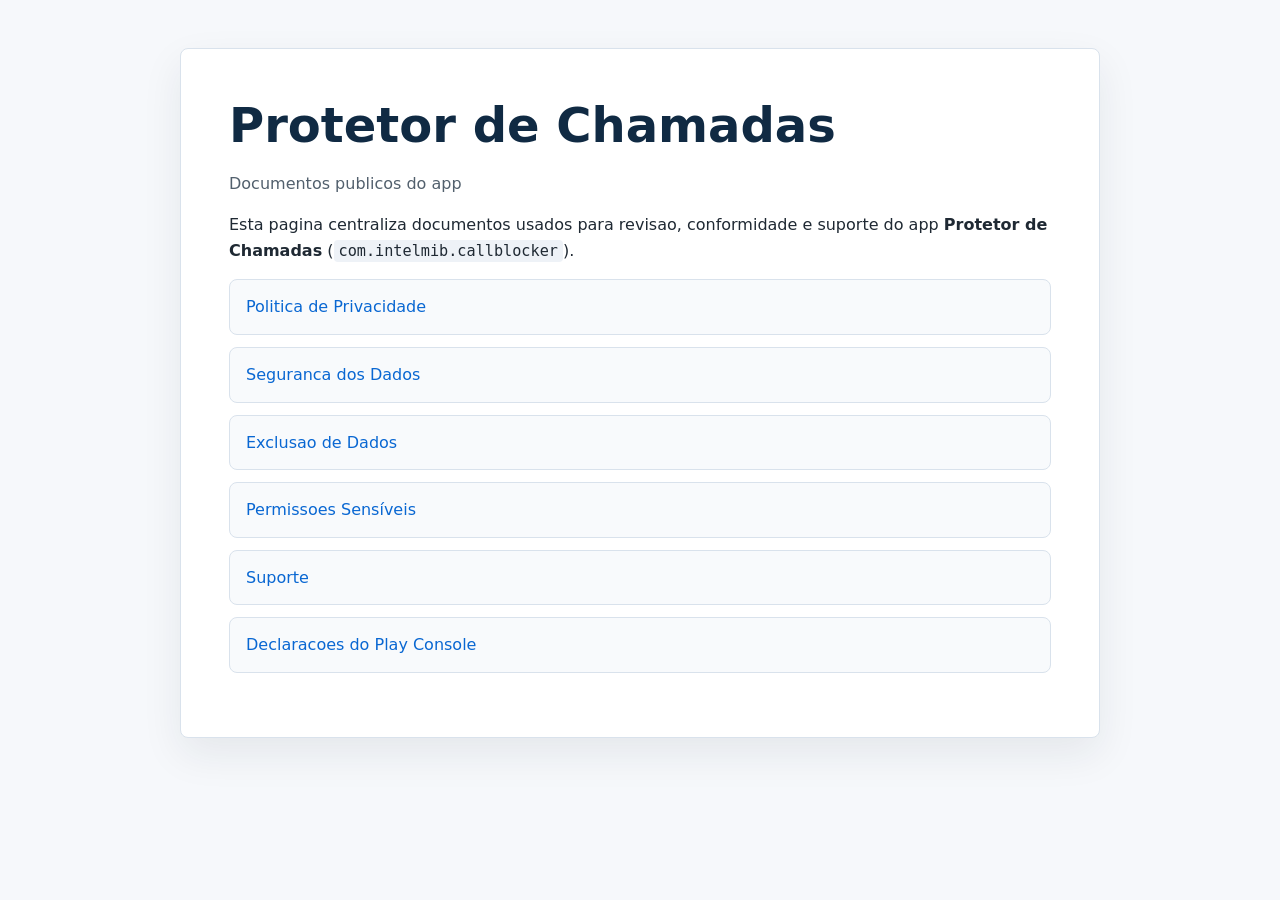
<file: app-call-blocker/index.html>
<!doctype html>
<html lang="pt-BR">
  <head>
    <meta charset="utf-8" />
    <meta name="viewport" content="width=device-width, initial-scale=1" />
    <title>Protetor de Chamadas - Documentos</title>
    <meta
      name="description"
      content="Documentos publicos do app Protetor de Chamadas."
    />
    <link rel="stylesheet" href="./assets/app.css" />
  </head>
  <body>
    <main>
      <article>
        <h1>Protetor de Chamadas</h1>
        <p class="updated">Documentos publicos do app</p>
        <p>
          Esta pagina centraliza documentos usados para revisao, conformidade e
          suporte do app <strong>Protetor de Chamadas</strong>
          (<code>com.intelmib.callblocker</code>).
        </p>

        <ul class="links">
          <li><a href="./politica-privacidade/">Politica de Privacidade</a></li>
          <li><a href="./seguranca-dados/">Seguranca dos Dados</a></li>
          <li><a href="./exclusao-dados/">Exclusao de Dados</a></li>
          <li><a href="./permissoes/">Permissoes Sensíveis</a></li>
          <li><a href="./suporte/">Suporte</a></li>
          <li><a href="./declaracoes-play-console/">Declaracoes do Play Console</a></li>
        </ul>
      </article>
    </main>
  </body>
</html>
</file>
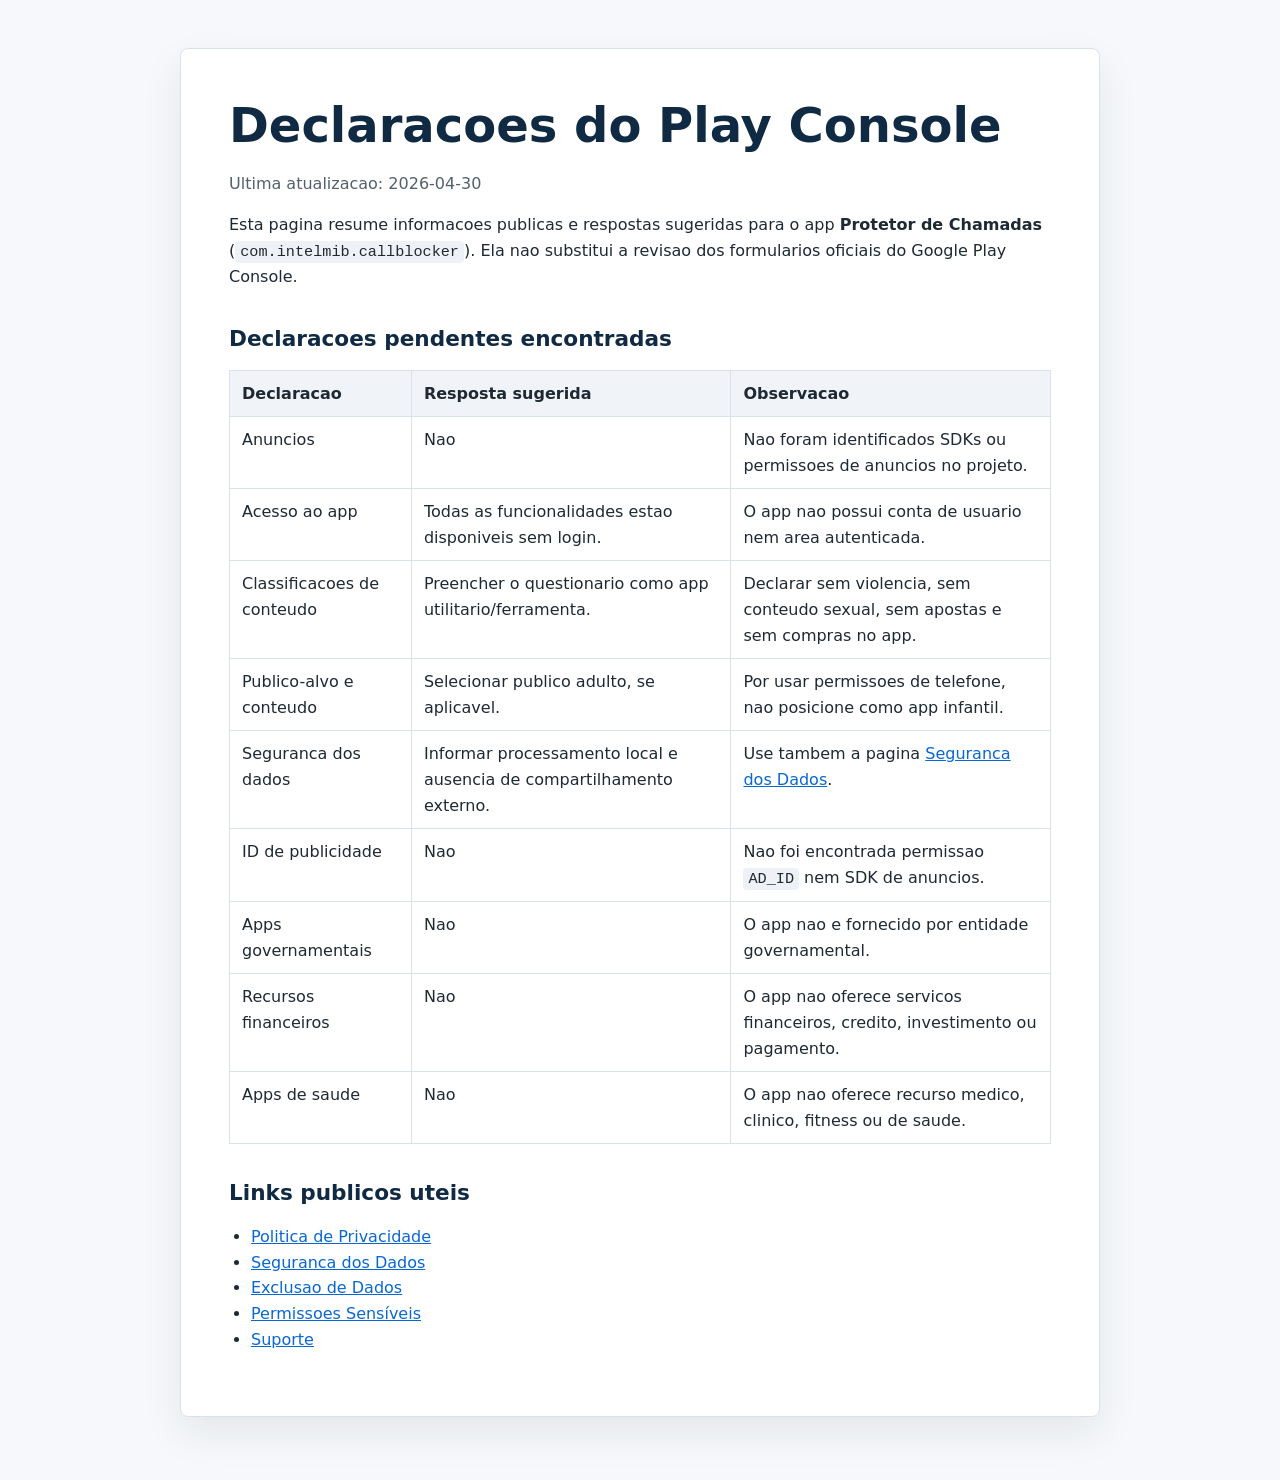
<file: app-call-blocker/declaracoes-play-console/index.html>
<!doctype html>
<html lang="pt-BR">
  <head>
    <meta charset="utf-8" />
    <meta name="viewport" content="width=device-width, initial-scale=1" />
    <title>Declaracoes do Play Console - Protetor de Chamadas</title>
    <meta name="description" content="Resumo auxiliar para preencher declaracoes do Play Console do app Protetor de Chamadas." />
    <link rel="stylesheet" href="../assets/app.css" />
  </head>
  <body>
    <main>
      <article>
        <h1>Declaracoes do Play Console</h1>
        <p class="updated">Ultima atualizacao: 2026-04-30</p>
        <p>Esta pagina resume informacoes publicas e respostas sugeridas para o app <strong>Protetor de Chamadas</strong> (<code>com.intelmib.callblocker</code>). Ela nao substitui a revisao dos formularios oficiais do Google Play Console.</p>
        <h2>Declaracoes pendentes encontradas</h2>
        <table><thead><tr><th>Declaracao</th><th>Resposta sugerida</th><th>Observacao</th></tr></thead><tbody><tr><td>Anuncios</td><td>Nao</td><td>Nao foram identificados SDKs ou permissoes de anuncios no projeto.</td></tr><tr><td>Acesso ao app</td><td>Todas as funcionalidades estao disponiveis sem login.</td><td>O app nao possui conta de usuario nem area autenticada.</td></tr><tr><td>Classificacoes de conteudo</td><td>Preencher o questionario como app utilitario/ferramenta.</td><td>Declarar sem violencia, sem conteudo sexual, sem apostas e sem compras no app.</td></tr><tr><td>Publico-alvo e conteudo</td><td>Selecionar publico adulto, se aplicavel.</td><td>Por usar permissoes de telefone, nao posicione como app infantil.</td></tr><tr><td>Seguranca dos dados</td><td>Informar processamento local e ausencia de compartilhamento externo.</td><td>Use tambem a pagina <a href="../seguranca-dados/">Seguranca dos Dados</a>.</td></tr><tr><td>ID de publicidade</td><td>Nao</td><td>Nao foi encontrada permissao <code>AD_ID</code> nem SDK de anuncios.</td></tr><tr><td>Apps governamentais</td><td>Nao</td><td>O app nao e fornecido por entidade governamental.</td></tr><tr><td>Recursos financeiros</td><td>Nao</td><td>O app nao oferece servicos financeiros, credito, investimento ou pagamento.</td></tr><tr><td>Apps de saude</td><td>Nao</td><td>O app nao oferece recurso medico, clinico, fitness ou de saude.</td></tr></tbody></table>
        <h2>Links publicos uteis</h2>
        <ul><li><a href="../politica-privacidade/">Politica de Privacidade</a></li><li><a href="../seguranca-dados/">Seguranca dos Dados</a></li><li><a href="../exclusao-dados/">Exclusao de Dados</a></li><li><a href="../permissoes/">Permissoes Sensíveis</a></li><li><a href="../suporte/">Suporte</a></li></ul>
      </article>
    </main>
  </body>
</html>
</file>
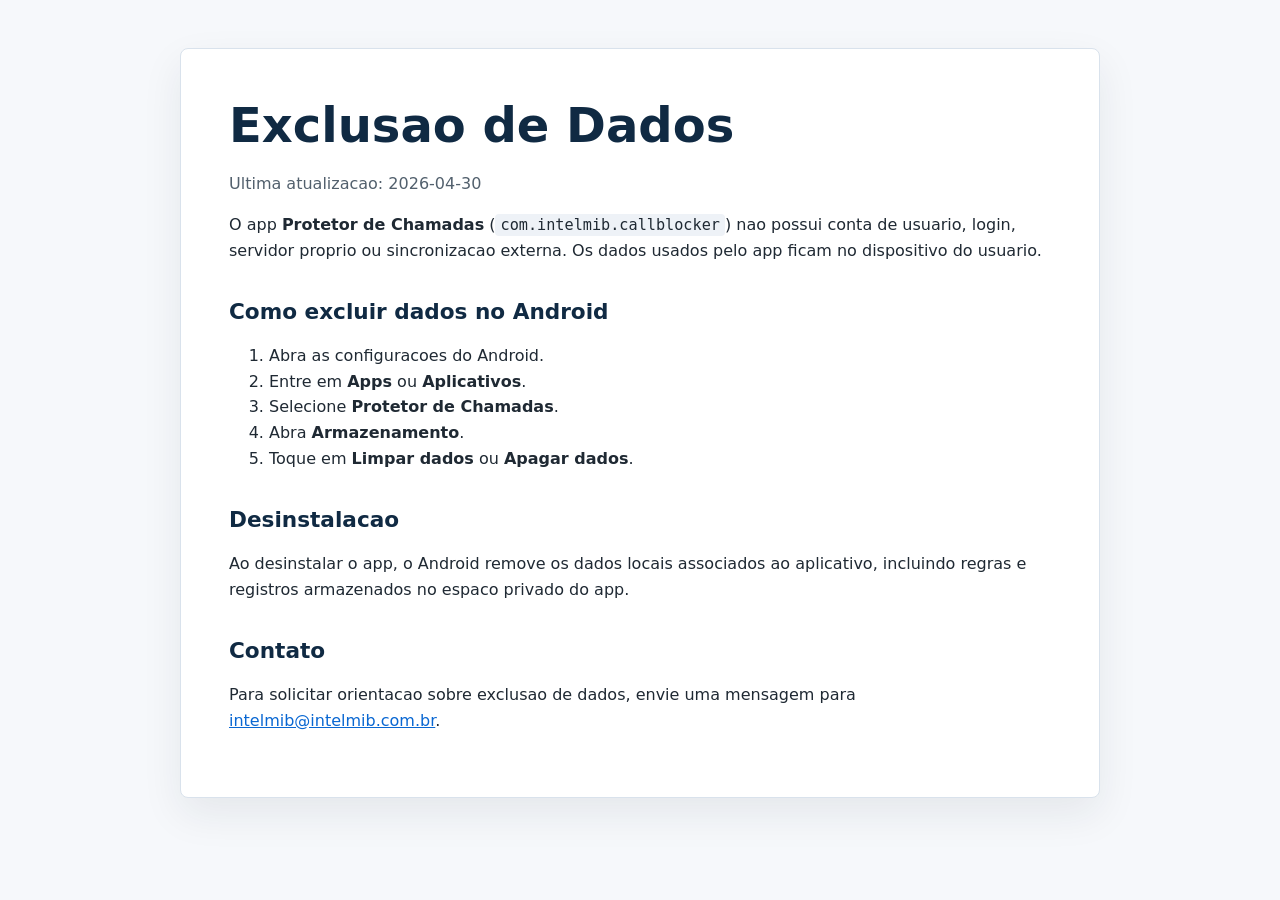
<file: app-call-blocker/exclusao-dados/index.html>
<!doctype html>
<html lang="pt-BR">
  <head>
    <meta charset="utf-8" />
    <meta name="viewport" content="width=device-width, initial-scale=1" />
    <title>Exclusao de Dados - Protetor de Chamadas</title>
    <meta name="description" content="Instrucoes para excluir dados do app Protetor de Chamadas." />
    <link rel="stylesheet" href="../assets/app.css" />
  </head>
  <body>
    <main>
      <article>
        <h1>Exclusao de Dados</h1>
        <p class="updated">Ultima atualizacao: 2026-04-30</p>
        <p>O app <strong>Protetor de Chamadas</strong> (<code>com.intelmib.callblocker</code>) nao possui conta de usuario, login, servidor proprio ou sincronizacao externa. Os dados usados pelo app ficam no dispositivo do usuario.</p>
        <h2>Como excluir dados no Android</h2>
        <ol><li>Abra as configuracoes do Android.</li><li>Entre em <strong>Apps</strong> ou <strong>Aplicativos</strong>.</li><li>Selecione <strong>Protetor de Chamadas</strong>.</li><li>Abra <strong>Armazenamento</strong>.</li><li>Toque em <strong>Limpar dados</strong> ou <strong>Apagar dados</strong>.</li></ol>
        <h2>Desinstalacao</h2>
        <p>Ao desinstalar o app, o Android remove os dados locais associados ao aplicativo, incluindo regras e registros armazenados no espaco privado do app.</p>
        <h2>Contato</h2>
        <p>Para solicitar orientacao sobre exclusao de dados, envie uma mensagem para <a href="mailto:intelmib@intelmib.com.br">intelmib@intelmib.com.br</a>.</p>
      </article>
    </main>
  </body>
</html>
</file>
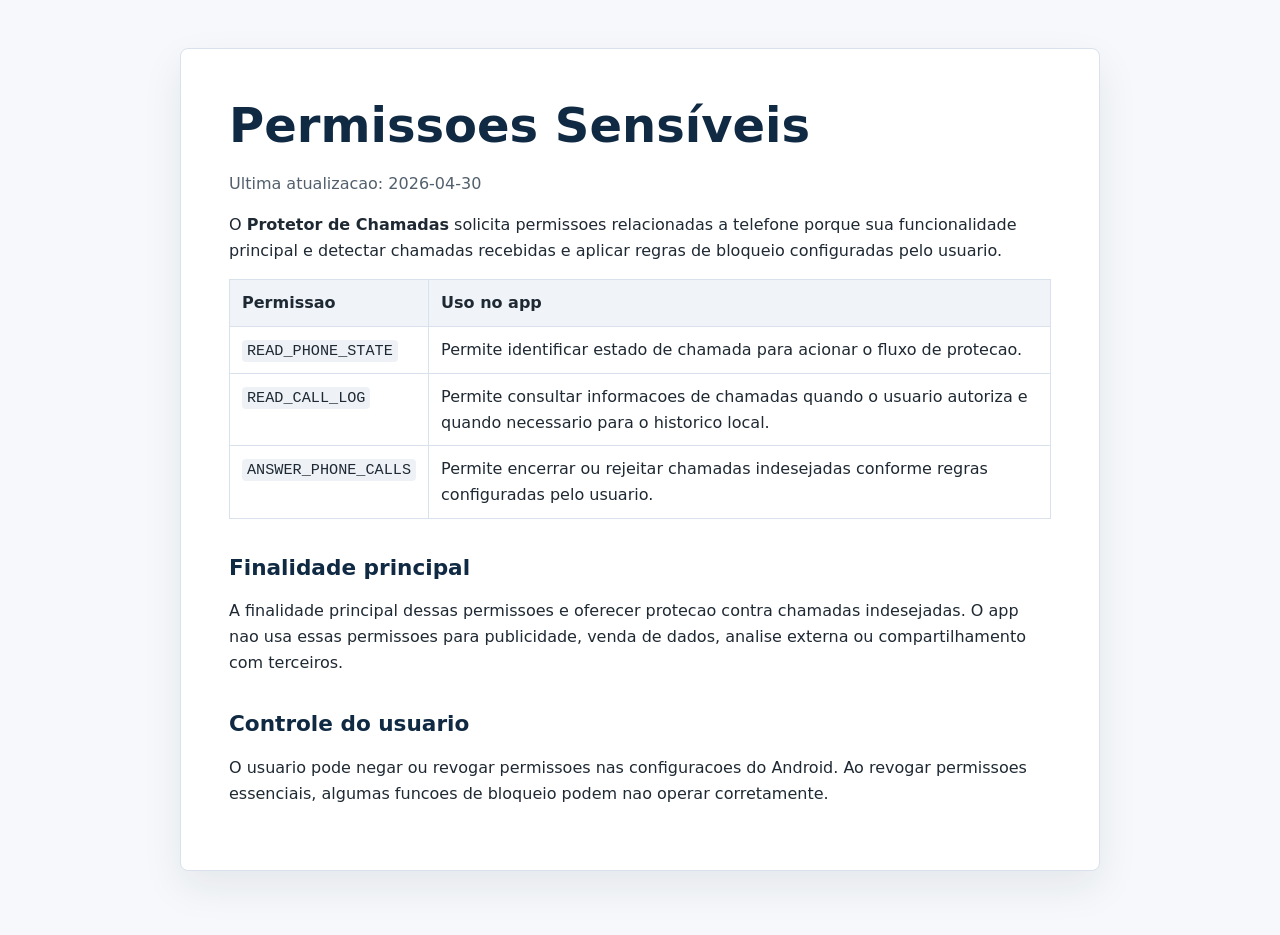
<file: app-call-blocker/permissoes/index.html>
<!doctype html>
<html lang="pt-BR">
  <head>
    <meta charset="utf-8" />
    <meta name="viewport" content="width=device-width, initial-scale=1" />
    <title>Permissoes Sensíveis - Protetor de Chamadas</title>
    <meta name="description" content="Declaracao de uso de permissoes sensiveis do app Protetor de Chamadas." />
    <link rel="stylesheet" href="../assets/app.css" />
  </head>
  <body>
    <main>
      <article>
        <h1>Permissoes Sensíveis</h1>
        <p class="updated">Ultima atualizacao: 2026-04-30</p>
        <p>O <strong>Protetor de Chamadas</strong> solicita permissoes relacionadas a telefone porque sua funcionalidade principal e detectar chamadas recebidas e aplicar regras de bloqueio configuradas pelo usuario.</p>
        <table><thead><tr><th>Permissao</th><th>Uso no app</th></tr></thead><tbody><tr><td><code>READ_PHONE_STATE</code></td><td>Permite identificar estado de chamada para acionar o fluxo de protecao.</td></tr><tr><td><code>READ_CALL_LOG</code></td><td>Permite consultar informacoes de chamadas quando o usuario autoriza e quando necessario para o historico local.</td></tr><tr><td><code>ANSWER_PHONE_CALLS</code></td><td>Permite encerrar ou rejeitar chamadas indesejadas conforme regras configuradas pelo usuario.</td></tr></tbody></table>
        <h2>Finalidade principal</h2>
        <p>A finalidade principal dessas permissoes e oferecer protecao contra chamadas indesejadas. O app nao usa essas permissoes para publicidade, venda de dados, analise externa ou compartilhamento com terceiros.</p>
        <h2>Controle do usuario</h2>
        <p>O usuario pode negar ou revogar permissoes nas configuracoes do Android. Ao revogar permissoes essenciais, algumas funcoes de bloqueio podem nao operar corretamente.</p>
      </article>
    </main>
  </body>
</html>
</file>
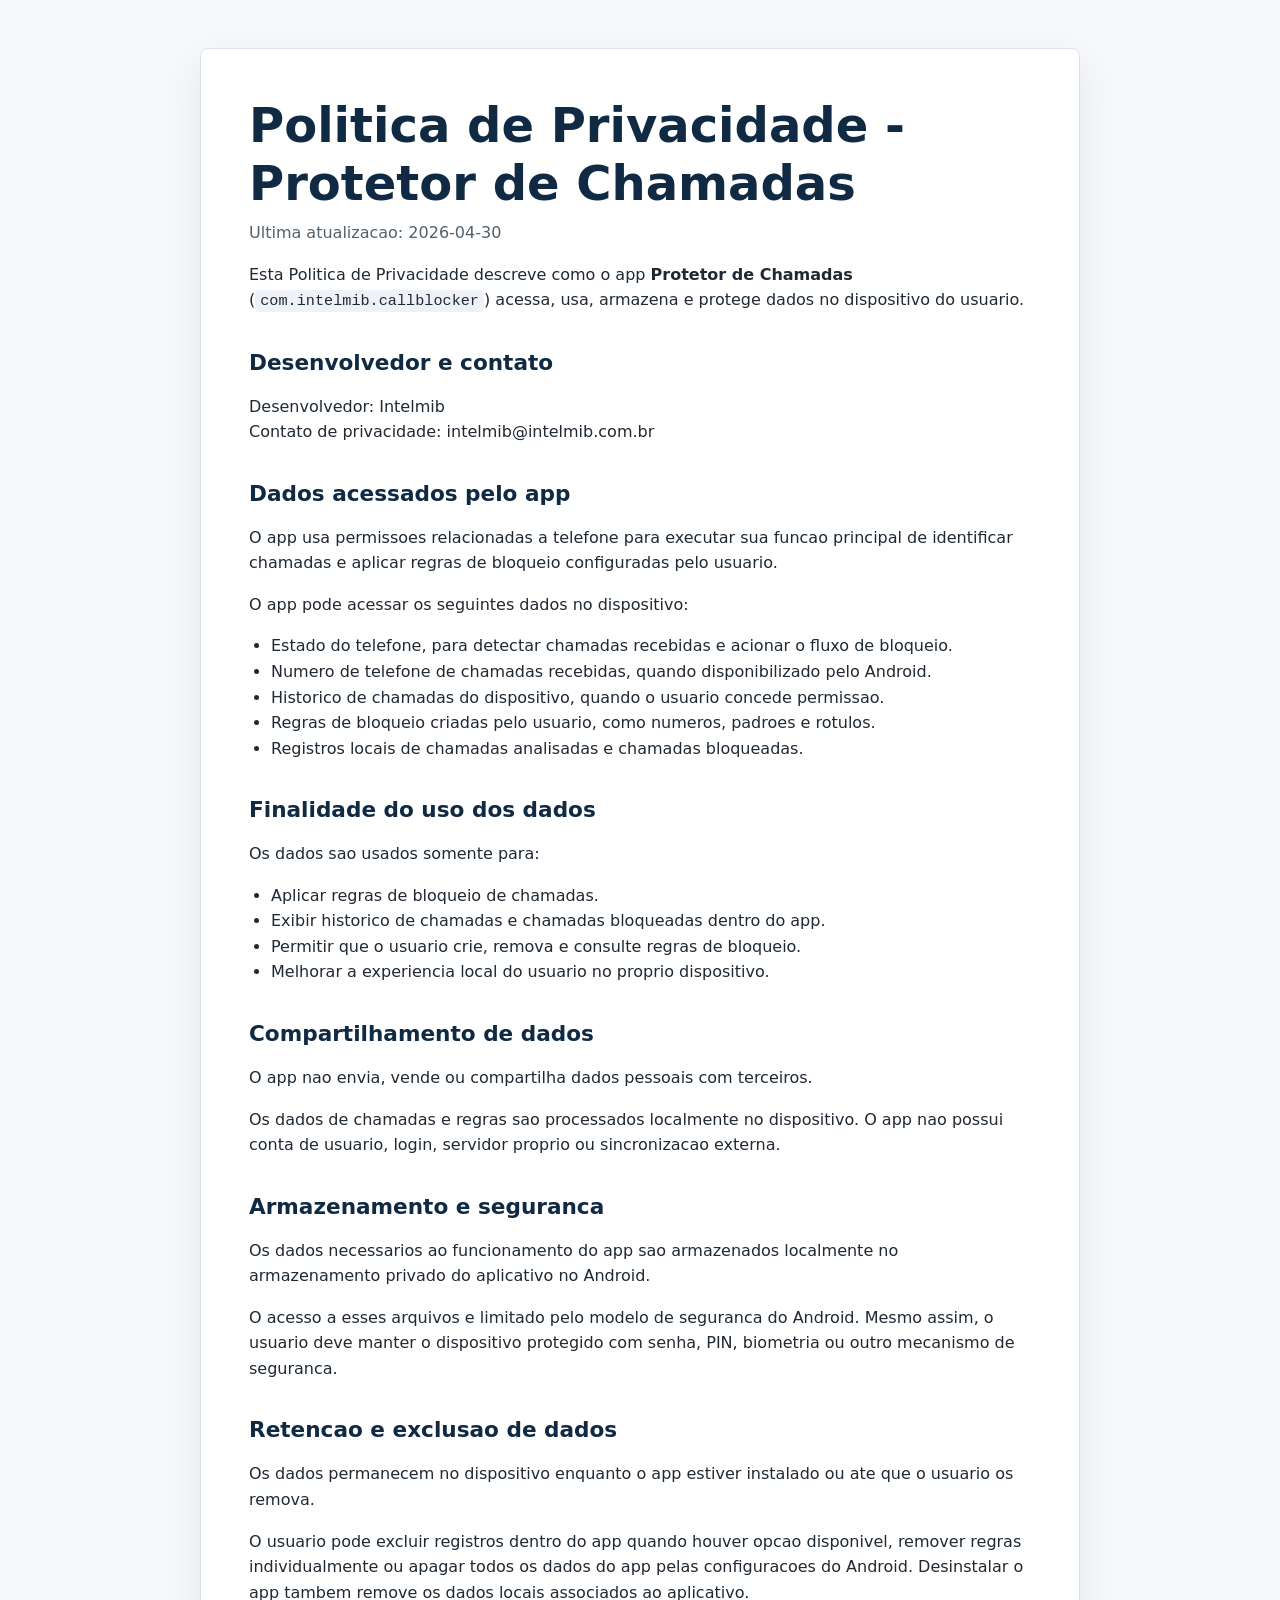
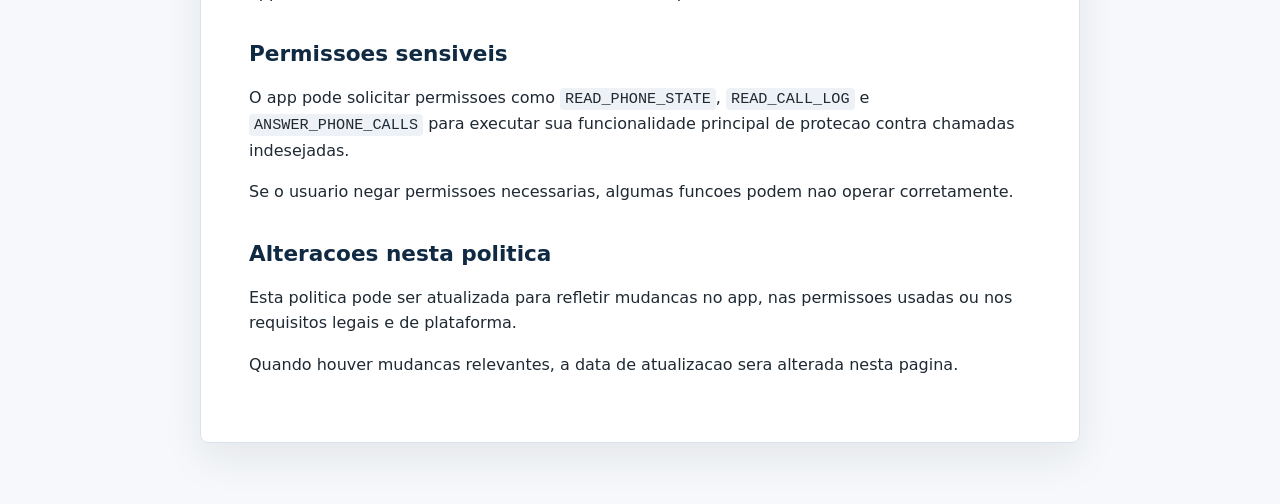
<file: app-call-blocker/politica-privacidade/index.html>
<!doctype html>
<html lang="pt-BR">
  <head>
    <meta charset="utf-8" />
    <meta name="viewport" content="width=device-width, initial-scale=1" />
    <title>Politica de Privacidade - Protetor de Chamadas</title>
    <meta
      name="description"
      content="Politica de Privacidade do app Protetor de Chamadas."
    />
    <style>
      :root {
        color-scheme: light;
        font-family:
          Inter, ui-sans-serif, system-ui, -apple-system, BlinkMacSystemFont,
          "Segoe UI", sans-serif;
        color: #1f2933;
        background: #f6f8fb;
      }

      body {
        margin: 0;
        line-height: 1.6;
      }

      main {
        width: min(880px, calc(100% - 32px));
        margin: 0 auto;
        padding: 48px 0 64px;
      }

      article {
        background: #ffffff;
        border: 1px solid #d9e2ec;
        border-radius: 8px;
        padding: clamp(24px, 5vw, 48px);
        box-shadow: 0 16px 40px rgba(31, 41, 51, 0.08);
      }

      h1,
      h2 {
        line-height: 1.2;
        color: #102a43;
      }

      h1 {
        margin: 0 0 8px;
        font-size: clamp(2rem, 6vw, 3rem);
      }

      h2 {
        margin-top: 36px;
        font-size: 1.35rem;
      }

      p,
      li {
        font-size: 1rem;
      }

      ul {
        padding-left: 22px;
      }

      code {
        border-radius: 4px;
        background: #eef2f7;
        padding: 2px 5px;
        font-size: 0.95em;
      }

      .updated {
        margin-top: 0;
        color: #52606d;
      }
    </style>
  </head>
  <body>
    <main>
      <article>
        <h1>Politica de Privacidade - Protetor de Chamadas</h1>
        <p class="updated">Ultima atualizacao: 2026-04-30</p>

        <p>
          Esta Politica de Privacidade descreve como o app
          <strong>Protetor de Chamadas</strong>
          (<code>com.intelmib.callblocker</code>) acessa, usa, armazena e
          protege dados no dispositivo do usuario.
        </p>

        <h2>Desenvolvedor e contato</h2>
        <p>
          Desenvolvedor: Intelmib<br />
          Contato de privacidade: intelmib@intelmib.com.br
        </p>

        <h2>Dados acessados pelo app</h2>
        <p>
          O app usa permissoes relacionadas a telefone para executar sua funcao
          principal de identificar chamadas e aplicar regras de bloqueio
          configuradas pelo usuario.
        </p>
        <p>O app pode acessar os seguintes dados no dispositivo:</p>
        <ul>
          <li>
            Estado do telefone, para detectar chamadas recebidas e acionar o
            fluxo de bloqueio.
          </li>
          <li>
            Numero de telefone de chamadas recebidas, quando disponibilizado
            pelo Android.
          </li>
          <li>
            Historico de chamadas do dispositivo, quando o usuario concede
            permissao.
          </li>
          <li>
            Regras de bloqueio criadas pelo usuario, como numeros, padroes e
            rotulos.
          </li>
          <li>Registros locais de chamadas analisadas e chamadas bloqueadas.</li>
        </ul>

        <h2>Finalidade do uso dos dados</h2>
        <p>Os dados sao usados somente para:</p>
        <ul>
          <li>Aplicar regras de bloqueio de chamadas.</li>
          <li>
            Exibir historico de chamadas e chamadas bloqueadas dentro do app.
          </li>
          <li>
            Permitir que o usuario crie, remova e consulte regras de bloqueio.
          </li>
          <li>
            Melhorar a experiencia local do usuario no proprio dispositivo.
          </li>
        </ul>

        <h2>Compartilhamento de dados</h2>
        <p>O app nao envia, vende ou compartilha dados pessoais com terceiros.</p>
        <p>
          Os dados de chamadas e regras sao processados localmente no
          dispositivo. O app nao possui conta de usuario, login, servidor
          proprio ou sincronizacao externa.
        </p>

        <h2>Armazenamento e seguranca</h2>
        <p>
          Os dados necessarios ao funcionamento do app sao armazenados
          localmente no armazenamento privado do aplicativo no Android.
        </p>
        <p>
          O acesso a esses arquivos e limitado pelo modelo de seguranca do
          Android. Mesmo assim, o usuario deve manter o dispositivo protegido com
          senha, PIN, biometria ou outro mecanismo de seguranca.
        </p>

        <h2>Retencao e exclusao de dados</h2>
        <p>
          Os dados permanecem no dispositivo enquanto o app estiver instalado ou
          ate que o usuario os remova.
        </p>
        <p>
          O usuario pode excluir registros dentro do app quando houver opcao
          disponivel, remover regras individualmente ou apagar todos os dados do
          app pelas configuracoes do Android. Desinstalar o app tambem remove os
          dados locais associados ao aplicativo.
        </p>

        <h2>Permissoes sensiveis</h2>
        <p>
          O app pode solicitar permissoes como <code>READ_PHONE_STATE</code>,
          <code>READ_CALL_LOG</code> e <code>ANSWER_PHONE_CALLS</code> para
          executar sua funcionalidade principal de protecao contra chamadas
          indesejadas.
        </p>
        <p>
          Se o usuario negar permissoes necessarias, algumas funcoes podem nao
          operar corretamente.
        </p>

        <h2>Alteracoes nesta politica</h2>
        <p>
          Esta politica pode ser atualizada para refletir mudancas no app, nas
          permissoes usadas ou nos requisitos legais e de plataforma.
        </p>
        <p>
          Quando houver mudancas relevantes, a data de atualizacao sera alterada
          nesta pagina.
        </p>
      </article>
    </main>
  </body>
</html>
</file>
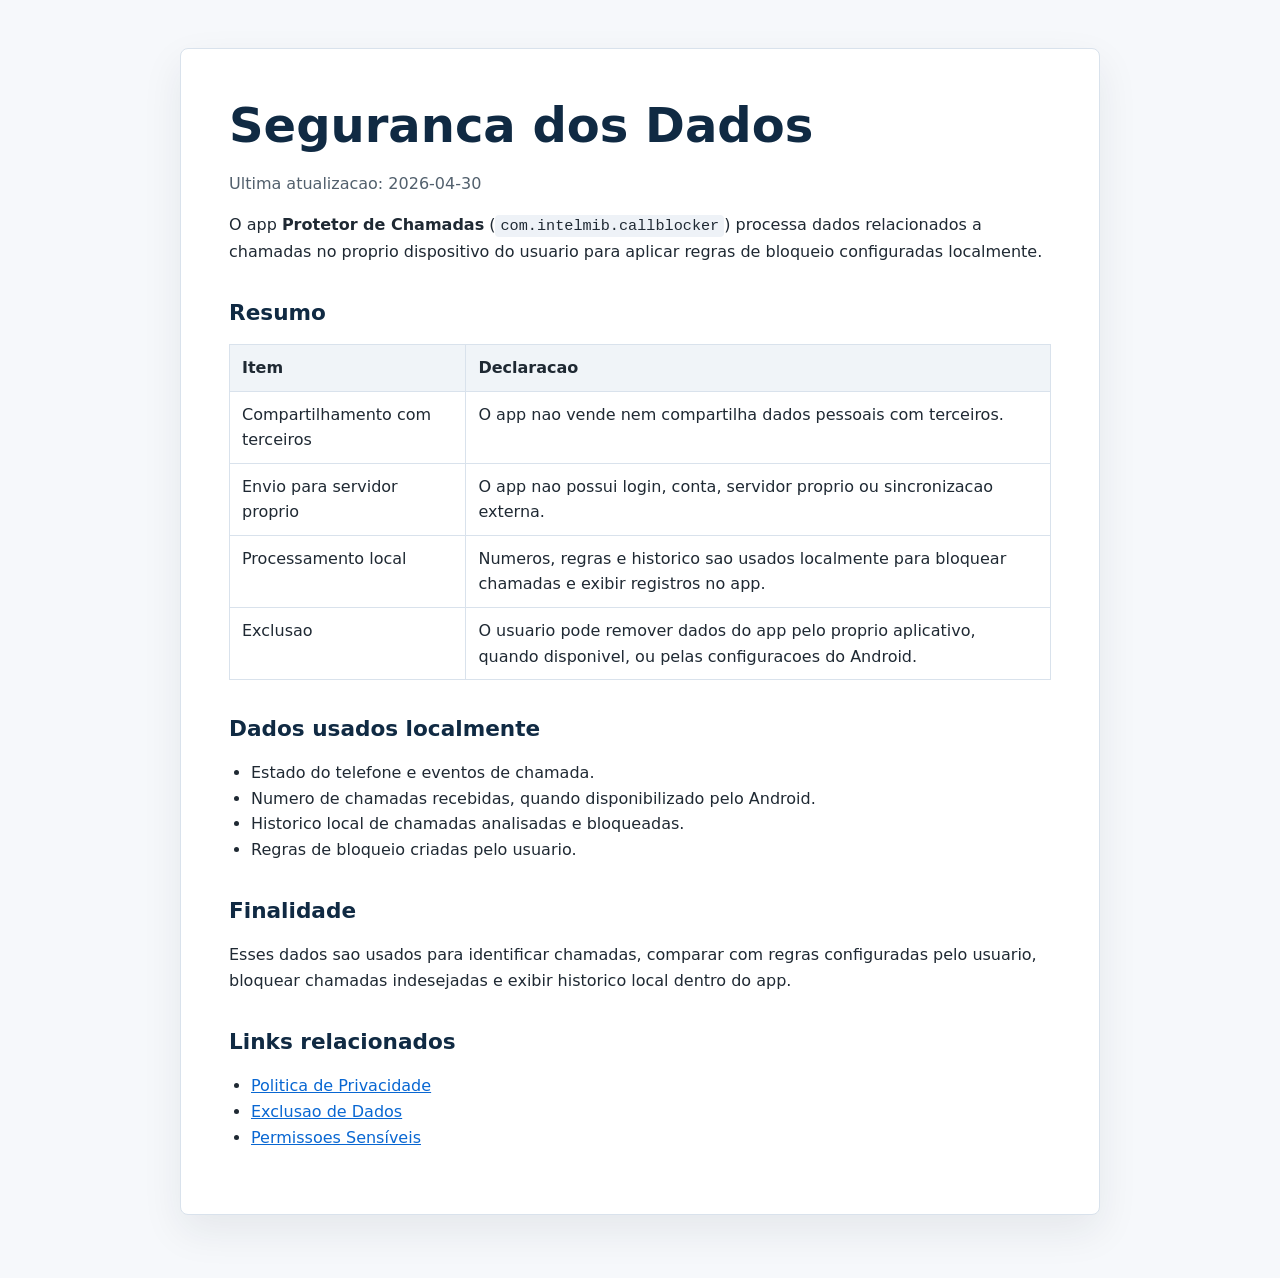
<file: app-call-blocker/seguranca-dados/index.html>
<!doctype html>
<html lang="pt-BR">
  <head>
    <meta charset="utf-8" />
    <meta name="viewport" content="width=device-width, initial-scale=1" />
    <title>Seguranca dos Dados - Protetor de Chamadas</title>
    <meta name="description" content="Resumo de seguranca dos dados do app Protetor de Chamadas." />
    <link rel="stylesheet" href="../assets/app.css" />
  </head>
  <body>
    <main>
      <article>
        <h1>Seguranca dos Dados</h1>
        <p class="updated">Ultima atualizacao: 2026-04-30</p>
        <p>O app <strong>Protetor de Chamadas</strong> (<code>com.intelmib.callblocker</code>) processa dados relacionados a chamadas no proprio dispositivo do usuario para aplicar regras de bloqueio configuradas localmente.</p>
        <h2>Resumo</h2>
        <table><thead><tr><th>Item</th><th>Declaracao</th></tr></thead><tbody><tr><td>Compartilhamento com terceiros</td><td>O app nao vende nem compartilha dados pessoais com terceiros.</td></tr><tr><td>Envio para servidor proprio</td><td>O app nao possui login, conta, servidor proprio ou sincronizacao externa.</td></tr><tr><td>Processamento local</td><td>Numeros, regras e historico sao usados localmente para bloquear chamadas e exibir registros no app.</td></tr><tr><td>Exclusao</td><td>O usuario pode remover dados do app pelo proprio aplicativo, quando disponivel, ou pelas configuracoes do Android.</td></tr></tbody></table>
        <h2>Dados usados localmente</h2>
        <ul><li>Estado do telefone e eventos de chamada.</li><li>Numero de chamadas recebidas, quando disponibilizado pelo Android.</li><li>Historico local de chamadas analisadas e bloqueadas.</li><li>Regras de bloqueio criadas pelo usuario.</li></ul>
        <h2>Finalidade</h2>
        <p>Esses dados sao usados para identificar chamadas, comparar com regras configuradas pelo usuario, bloquear chamadas indesejadas e exibir historico local dentro do app.</p>
        <h2>Links relacionados</h2>
        <ul><li><a href="../politica-privacidade/">Politica de Privacidade</a></li><li><a href="../exclusao-dados/">Exclusao de Dados</a></li><li><a href="../permissoes/">Permissoes Sensíveis</a></li></ul>
      </article>
    </main>
  </body>
</html>
</file>
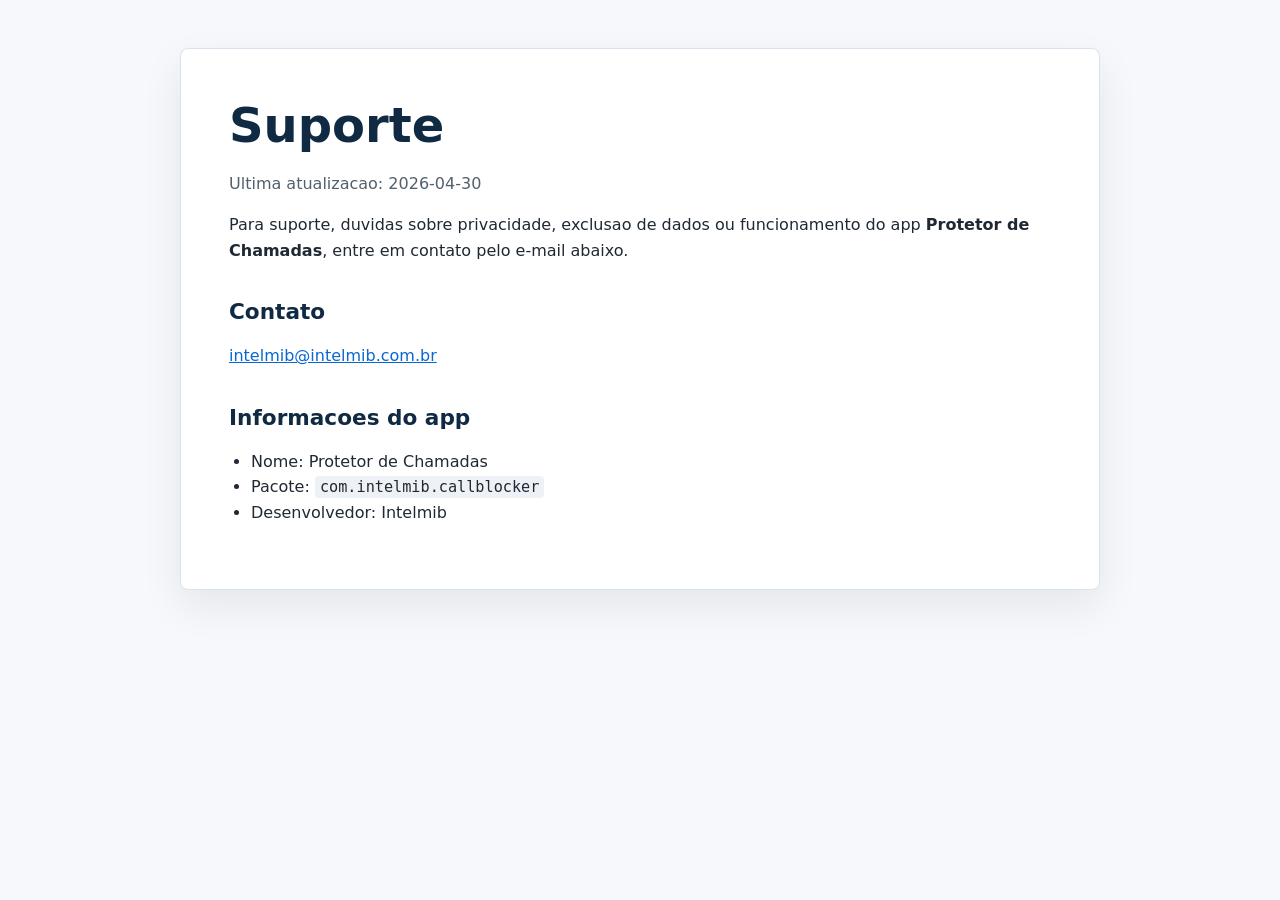
<file: app-call-blocker/suporte/index.html>
<!doctype html>
<html lang="pt-BR">
  <head>
    <meta charset="utf-8" />
    <meta name="viewport" content="width=device-width, initial-scale=1" />
    <title>Suporte - Protetor de Chamadas</title>
    <meta name="description" content="Contato de suporte do app Protetor de Chamadas." />
    <link rel="stylesheet" href="../assets/app.css" />
  </head>
  <body>
    <main>
      <article>
        <h1>Suporte</h1>
        <p class="updated">Ultima atualizacao: 2026-04-30</p>
        <p>Para suporte, duvidas sobre privacidade, exclusao de dados ou funcionamento do app <strong>Protetor de Chamadas</strong>, entre em contato pelo e-mail abaixo.</p>
        <h2>Contato</h2>
        <p><a href="mailto:intelmib@intelmib.com.br">intelmib@intelmib.com.br</a></p>
        <h2>Informacoes do app</h2>
        <ul><li>Nome: Protetor de Chamadas</li><li>Pacote: <code>com.intelmib.callblocker</code></li><li>Desenvolvedor: Intelmib</li></ul>
      </article>
    </main>
  </body>
</html>
</file>
<file: app-call-blocker/assets/app.css>
:root {
  color-scheme: light;
  font-family:
    Inter, ui-sans-serif, system-ui, -apple-system, BlinkMacSystemFont,
    "Segoe UI", sans-serif;
  color: #1f2933;
  background: #f6f8fb;
}

body {
  margin: 0;
  line-height: 1.6;
}

main {
  width: min(920px, calc(100% - 32px));
  margin: 0 auto;
  padding: 48px 0 64px;
}

article,
.panel {
  background: #ffffff;
  border: 1px solid #d9e2ec;
  border-radius: 8px;
  padding: clamp(24px, 5vw, 48px);
  box-shadow: 0 16px 40px rgba(31, 41, 51, 0.08);
}

h1,
h2,
h3 {
  line-height: 1.2;
  color: #102a43;
}

h1 {
  margin: 0 0 8px;
  font-size: clamp(2rem, 6vw, 3rem);
}

h2 {
  margin-top: 36px;
  font-size: 1.35rem;
}

h3 {
  margin: 24px 0 8px;
  font-size: 1.1rem;
}

p,
li,
td,
th {
  font-size: 1rem;
}

ul {
  padding-left: 22px;
}

a {
  color: #0967d2;
}

code {
  border-radius: 4px;
  background: #eef2f7;
  padding: 2px 5px;
  font-size: 0.95em;
}

table {
  width: 100%;
  border-collapse: collapse;
  margin-top: 16px;
}

th,
td {
  border: 1px solid #d9e2ec;
  padding: 10px 12px;
  text-align: left;
  vertical-align: top;
}

th {
  background: #f0f4f8;
}

.updated,
.muted {
  color: #52606d;
}

.links {
  display: grid;
  gap: 12px;
  padding-left: 0;
  list-style: none;
}

.links a {
  display: block;
  border: 1px solid #d9e2ec;
  border-radius: 8px;
  padding: 14px 16px;
  background: #f8fafc;
  text-decoration: none;
}

.badge {
  display: inline-block;
  border-radius: 999px;
  background: #e6f4ea;
  color: #137333;
  padding: 2px 10px;
  font-size: 0.85rem;
  font-weight: 700;
}
</file>
